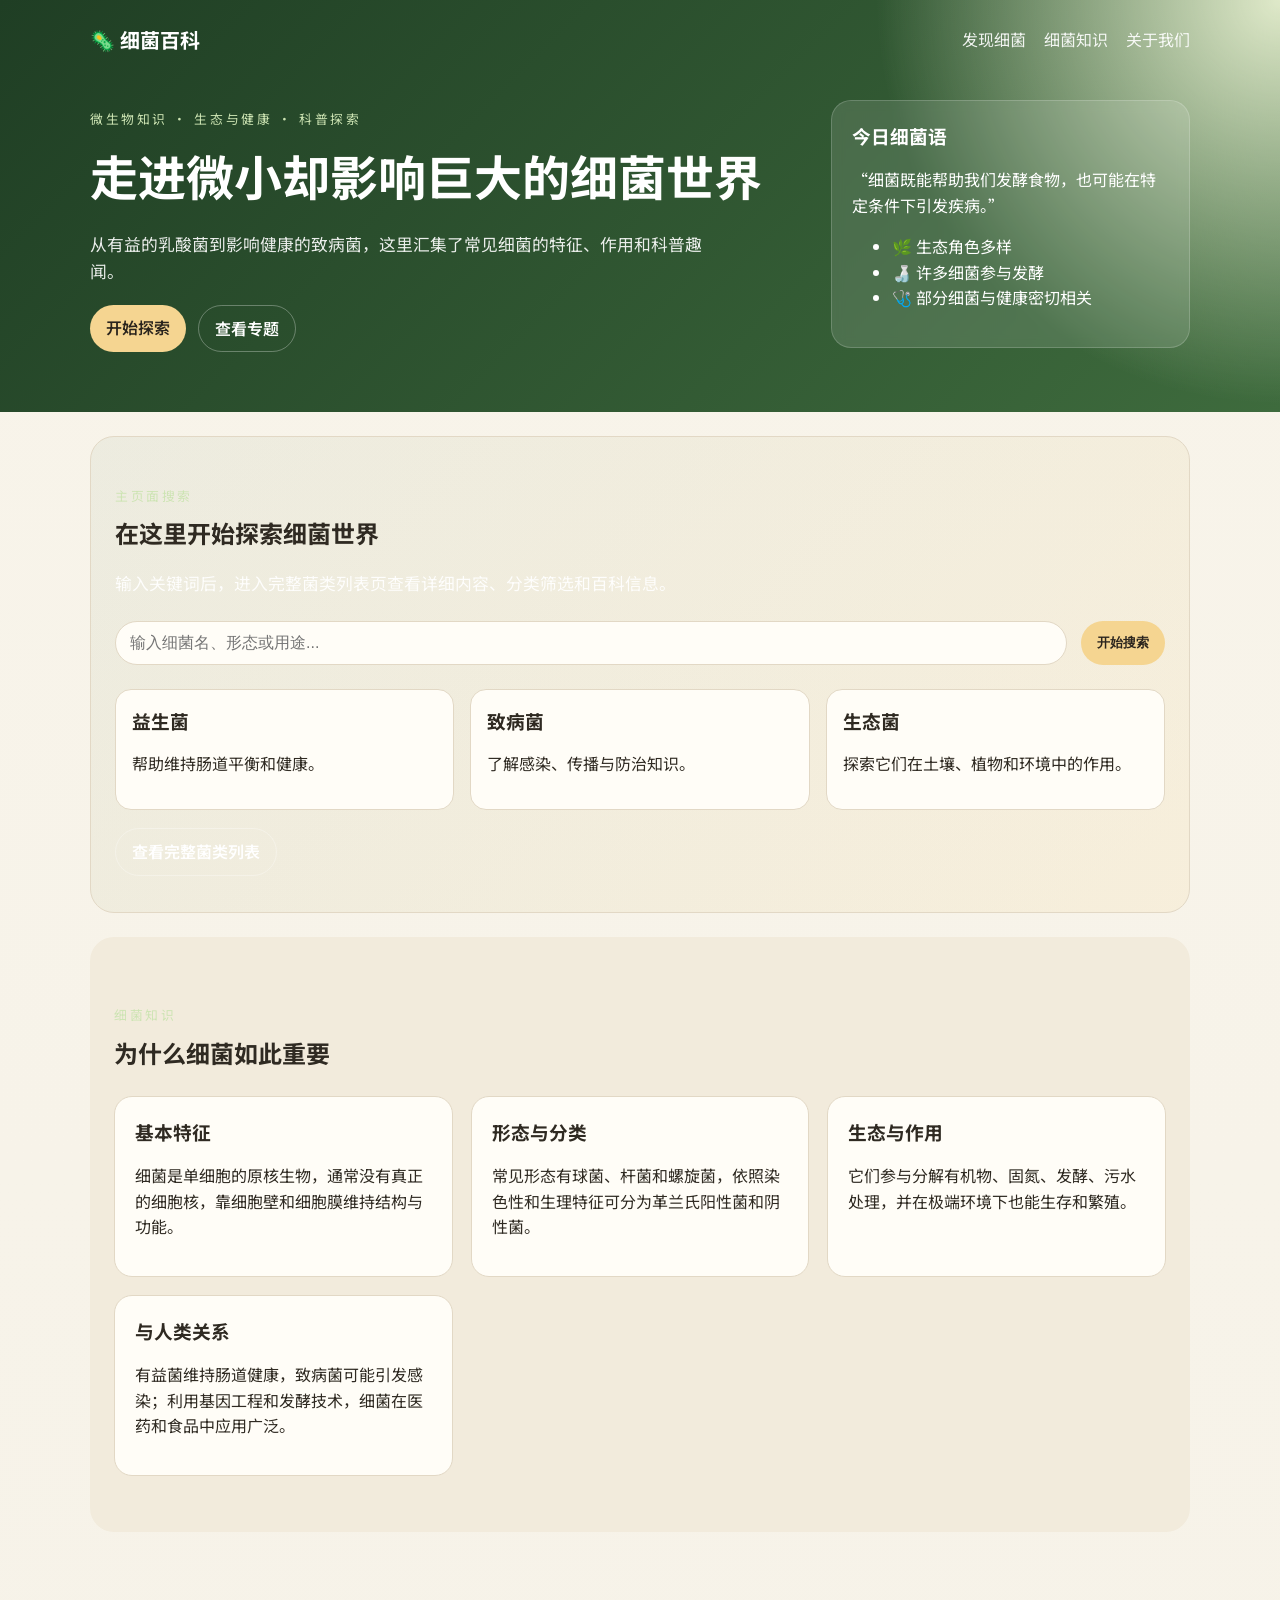
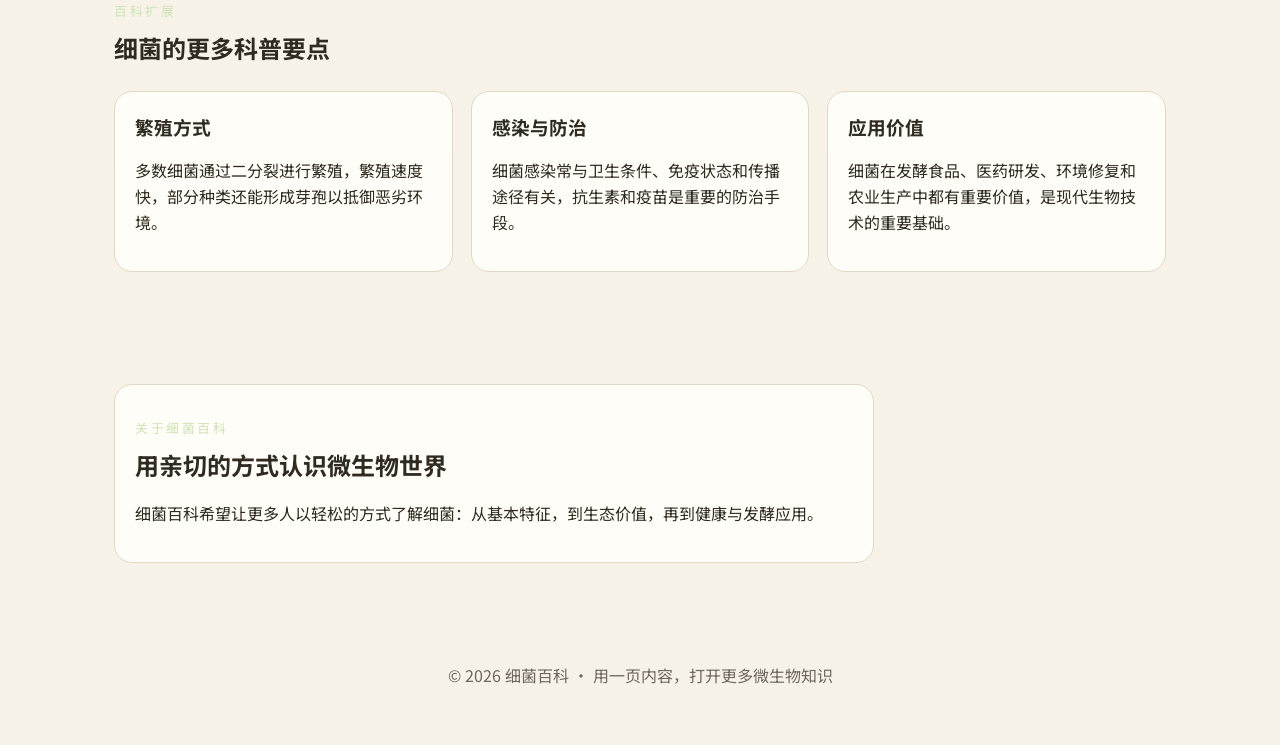
<file: index.html>
<!DOCTYPE html>
<html lang="zh-CN">
  <head>
    <meta charset="UTF-8" />
    <meta name="viewport" content="width=device-width, initial-scale=1.0" />
    <title>细菌百科 · 发现微小却强大的细菌世界</title>
    <meta name="description" content="细菌百科是一个关于细菌、微生物与健康知识的互动式网站。" />
    <link rel="preconnect" href="https://fonts.googleapis.com" />
    <link rel="preconnect" href="https://fonts.gstatic.com" crossorigin />
    <link
      href="https://fonts.googleapis.com/css2?family=Noto+Sans+SC:wght@400;500;700&display=swap"
      rel="stylesheet"
    />
    <link rel="stylesheet" href="assets/css/styles.css" />
  </head>
  <body>
    <header class="hero">
      <nav class="nav">
        <a class="brand" href="#">🦠 细菌百科</a>
        <div class="nav-links">
          <a href="#discover">发现细菌</a>
          <a href="#knowledge">细菌知识</a>
          <a href="#about">关于我们</a>
        </div>
      </nav>

      <div class="hero-content">
        <div>
          <p class="eyebrow">微生物知识 · 生态与健康 · 科普探索</p>
          <h1>走进微小却影响巨大的细菌世界</h1>
          <p class="hero-text">
            从有益的乳酸菌到影响健康的致病菌，这里汇集了常见细菌的特征、作用和科普趣闻。
          </p>
          <div class="hero-actions">
            <a class="btn btn-primary" href="#discover">开始探索</a>
            <a class="btn btn-secondary" href="#knowledge">查看专题</a>
          </div>
        </div>
        <div class="hero-card">
          <h3>今日细菌语</h3>
          <p>“细菌既能帮助我们发酵食物，也可能在特定条件下引发疾病。”</p>
          <ul>
            <li>🌿 生态角色多样</li>
            <li>🍶 许多细菌参与发酵</li>
            <li>🩺 部分细菌与健康密切相关</li>
          </ul>
        </div>
      </div>
    </header>

    <main>
      <section id="discover" class="section search-main">
        <div class="section-title">
          <p class="eyebrow">主页面搜索</p>
          <h2>在这里开始探索细菌世界</h2>
          <p class="hero-text">
            输入关键词后，进入完整菌类列表页查看详细内容、分类筛选和百科信息。
          </p>
        </div>

        <form id="searchForm" class="toolbar search-toolbar">
          <input id="searchInput" name="q" type="text" placeholder="输入细菌名、形态或用途..." />
          <button class="btn btn-primary" type="submit">开始搜索</button>
        </form>

        <div class="feature-grid">
          <article class="feature-card">
            <h3>益生菌</h3>
            <p>帮助维持肠道平衡和健康。</p>
          </article>
          <article class="feature-card">
            <h3>致病菌</h3>
            <p>了解感染、传播与防治知识。</p>
          </article>
          <article class="feature-card">
            <h3>生态菌</h3>
            <p>探索它们在土壤、植物和环境中的作用。</p>
          </article>
        </div>

        <div class="cta-row">
          <a class="btn btn-secondary" href="pages/list.html">查看完整菌类列表</a>
        </div>
      </section>

      <section id="knowledge" class="section knowledge-section">
        <div class="section-title">
          <p class="eyebrow">细菌知识</p>
          <h2>为什么细菌如此重要</h2>
        </div>
        <div class="knowledge-grid">
          <article>
            <h3>基本特征</h3>
            <p>细菌是单细胞的原核生物，通常没有真正的细胞核，靠细胞壁和细胞膜维持结构与功能。</p>
          </article>
          <article>
            <h3>形态与分类</h3>
            <p>常见形态有球菌、杆菌和螺旋菌，依照染色性和生理特征可分为革兰氏阳性菌和阴性菌。</p>
          </article>
          <article>
            <h3>生态与作用</h3>
            <p>它们参与分解有机物、固氮、发酵、污水处理，并在极端环境下也能生存和繁殖。</p>
          </article>
          <article>
            <h3>与人类关系</h3>
            <p>有益菌维持肠道健康，致病菌可能引发感染；利用基因工程和发酵技术，细菌在医药和食品中应用广泛。</p>
          </article>
        </div>
      </section>

      <section class="section">
        <div class="section-title">
          <p class="eyebrow">百科扩展</p>
          <h2>细菌的更多科普要点</h2>
        </div>
        <div class="knowledge-grid">
          <article>
            <h3>繁殖方式</h3>
            <p>多数细菌通过二分裂进行繁殖，繁殖速度快，部分种类还能形成芽孢以抵御恶劣环境。</p>
          </article>
          <article>
            <h3>感染与防治</h3>
            <p>细菌感染常与卫生条件、免疫状态和传播途径有关，抗生素和疫苗是重要的防治手段。</p>
          </article>
          <article>
            <h3>应用价值</h3>
            <p>细菌在发酵食品、医药研发、环境修复和农业生产中都有重要价值，是现代生物技术的重要基础。</p>
          </article>
        </div>
      </section>

      <section id="about" class="section about-section">
        <div class="about-card">
          <p class="eyebrow">关于细菌百科</p>
          <h2>用亲切的方式认识微生物世界</h2>
          <p>
            细菌百科希望让更多人以轻松的方式了解细菌：从基本特征，到生态价值，再到健康与发酵应用。
          </p>
        </div>
      </section>
    </main>

    <footer>
      <p>© 2026 细菌百科 · 用一页内容，打开更多微生物知识</p>
    </footer>

    <script src="assets/js/script.js"></script>
  </body>
</html>
</file>
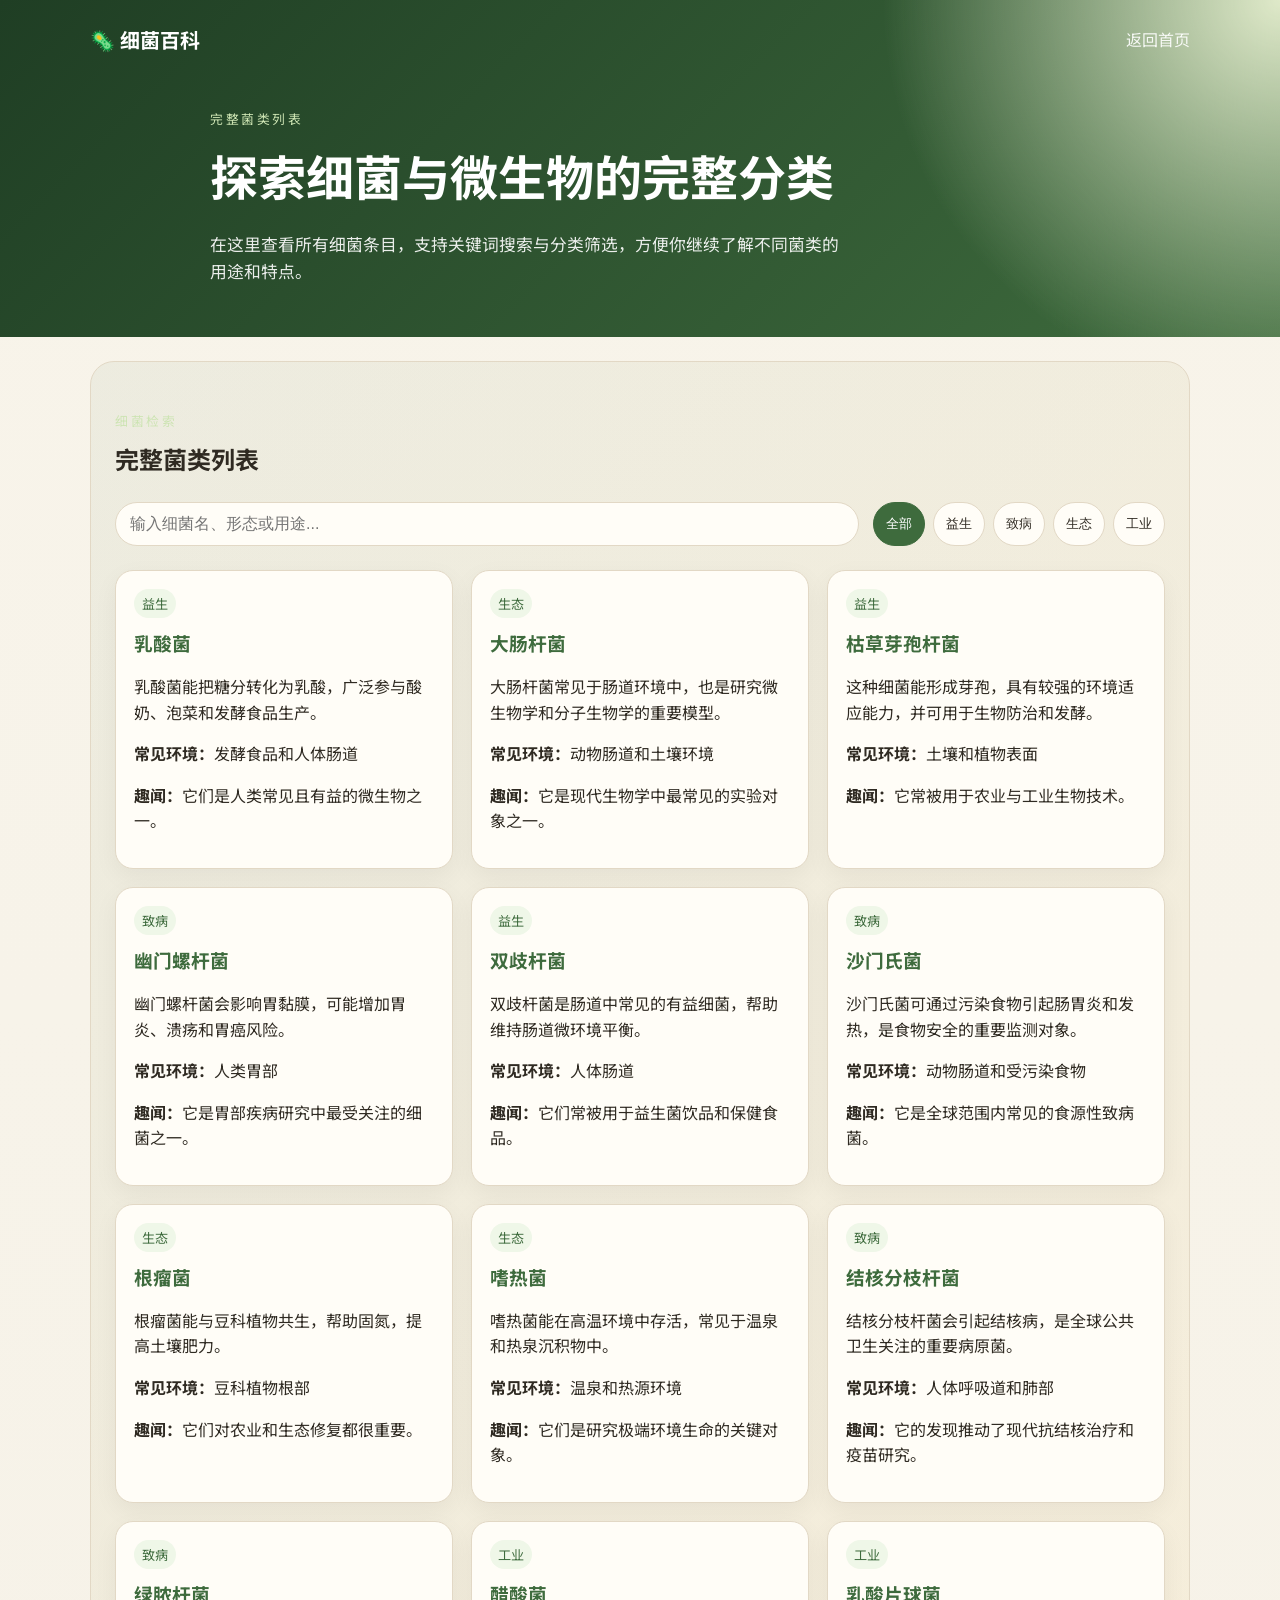
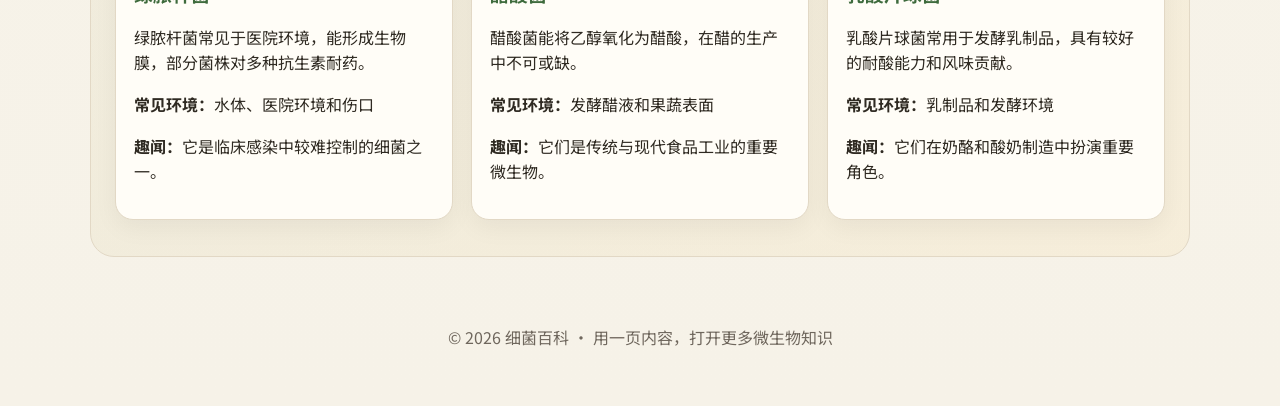
<file: list.html>
<!DOCTYPE html>
<html lang="zh-CN">
  <head>
    <meta charset="UTF-8" />
    <meta name="viewport" content="width=device-width, initial-scale=1.0" />
    <title>细菌列表 · 细菌百科</title>
    <meta name="description" content="细菌百科完整菌类列表与分类检索页面。" />
    <link rel="preconnect" href="https://fonts.googleapis.com" />
    <link rel="preconnect" href="https://fonts.gstatic.com" crossorigin />
    <link
      href="https://fonts.googleapis.com/css2?family=Noto+Sans+SC:wght@400;500;700&display=swap"
      rel="stylesheet"
    />
    <link rel="stylesheet" href="styles.css" />
  </head>
  <body>
    <header class="hero hero-small">
      <nav class="nav">
        <a class="brand" href="index.html">🦠 细菌百科</a>
        <div class="nav-links">
          <a href="index.html">返回首页</a>
        </div>
      </nav>

      <div class="hero-content hero-content-small">
        <div>
          <p class="eyebrow">完整菌类列表</p>
          <h1>探索细菌与微生物的完整分类</h1>
          <p class="hero-text">
            在这里查看所有细菌条目，支持关键词搜索与分类筛选，方便你继续了解不同菌类的用途和特点。
          </p>
        </div>
      </div>
    </header>

    <main>
      <section class="section search-main">
        <div class="section-title">
          <p class="eyebrow">细菌检索</p>
          <h2>完整菌类列表</h2>
        </div>

        <div class="toolbar">
          <input id="searchInput" type="text" placeholder="输入细菌名、形态或用途..." />
          <div id="filterButtons" class="filter-buttons">
            <button class="filter-btn active" data-filter="all">全部</button>
            <button class="filter-btn" data-filter="益生">益生</button>
            <button class="filter-btn" data-filter="致病">致病</button>
            <button class="filter-btn" data-filter="生态">生态</button>
            <button class="filter-btn" data-filter="工业">工业</button>
          </div>
        </div>

        <div id="cardGrid" class="card-grid"></div>
      </section>
    </main>

    <footer>
      <p>© 2026 细菌百科 · 用一页内容，打开更多微生物知识</p>
    </footer>

    <script src="script.js"></script>
  </body>
</html>
</file>
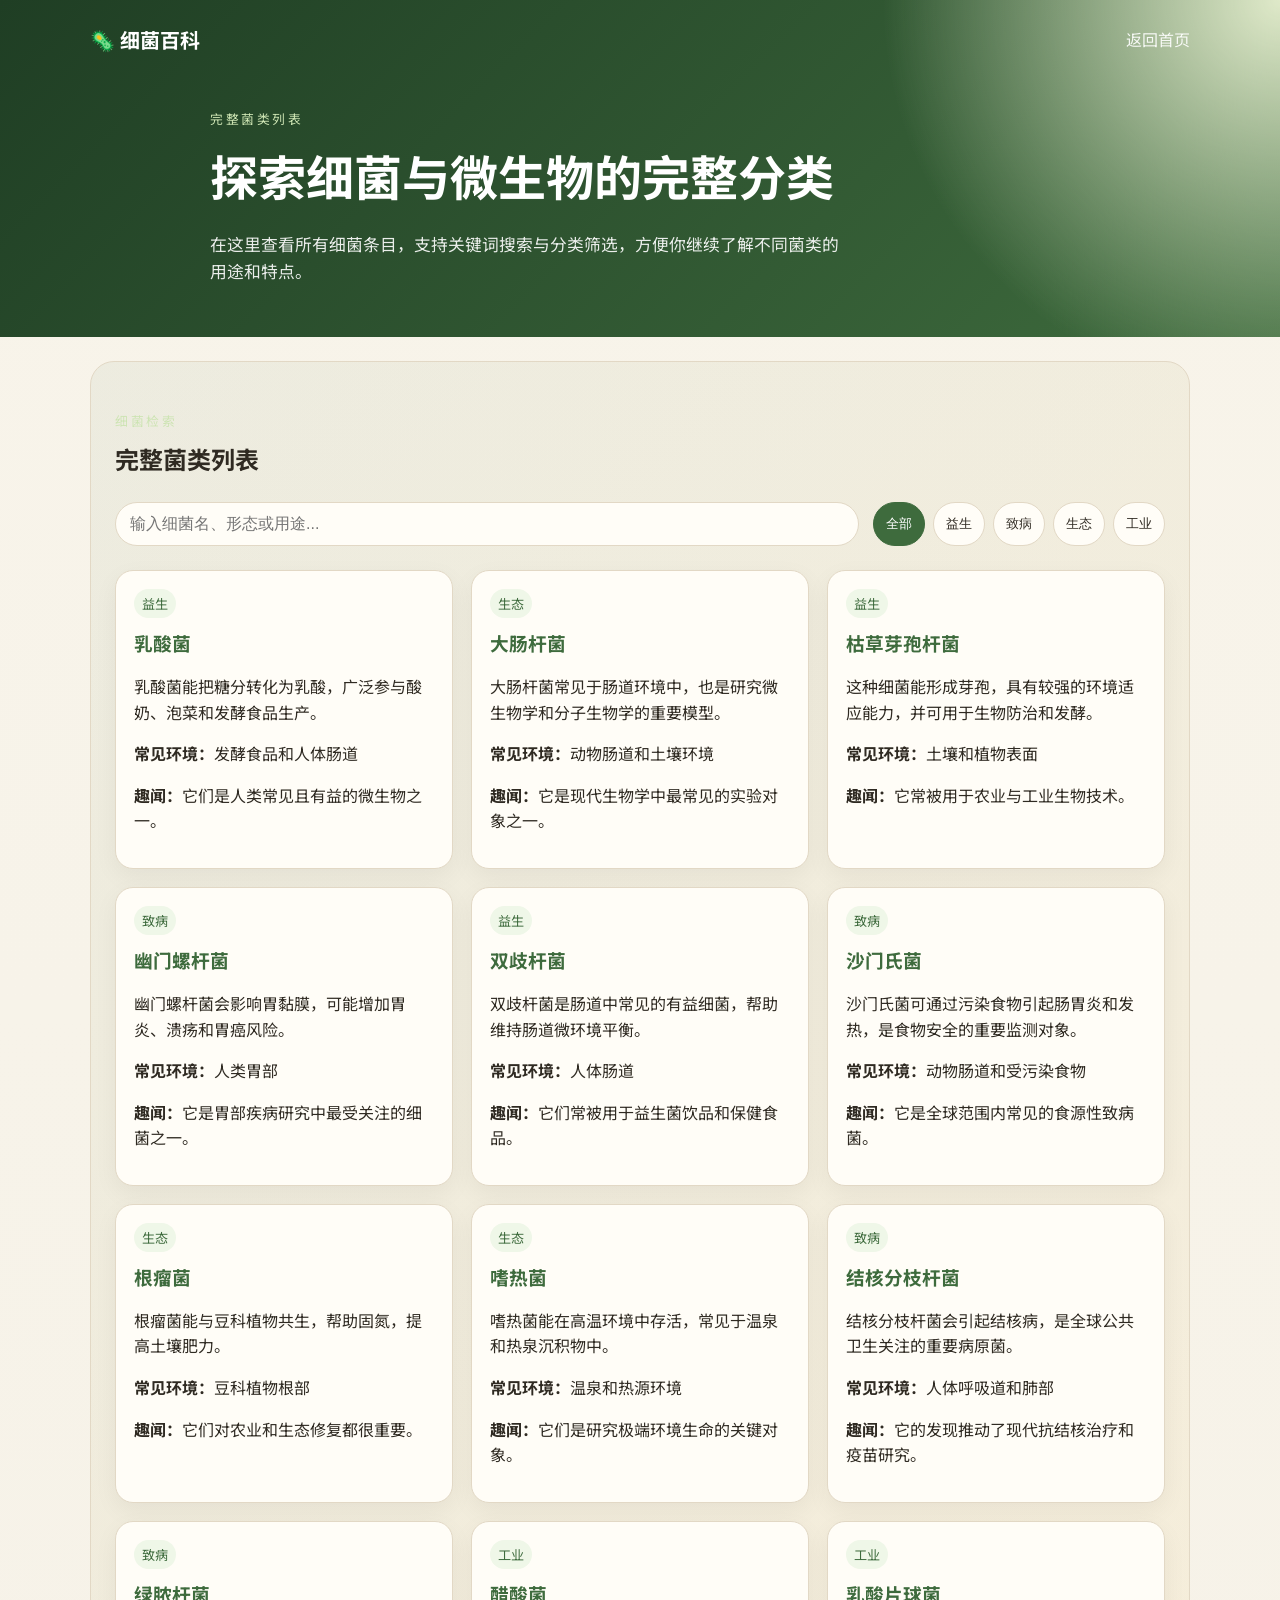
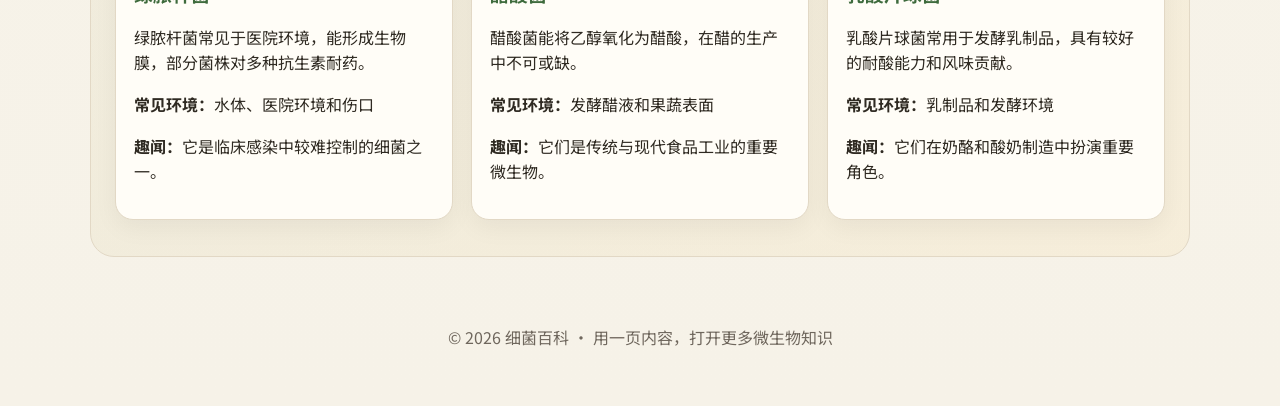
<file: pages/list.html>
<!DOCTYPE html>
<html lang="zh-CN">
  <head>
    <meta charset="UTF-8" />
    <meta name="viewport" content="width=device-width, initial-scale=1.0" />
    <title>细菌列表 · 细菌百科</title>
    <meta name="description" content="细菌百科完整菌类列表与分类检索页面。" />
    <link rel="preconnect" href="https://fonts.googleapis.com" />
    <link rel="preconnect" href="https://fonts.gstatic.com" crossorigin />
    <link
      href="https://fonts.googleapis.com/css2?family=Noto+Sans+SC:wght@400;500;700&display=swap"
      rel="stylesheet"
    />
    <link rel="stylesheet" href="../assets/css/styles.css" />
  </head>
  <body>
    <header class="hero hero-small">
      <nav class="nav">
        <a class="brand" href="../index.html">🦠 细菌百科</a>
        <div class="nav-links">
          <a href="../index.html">返回首页</a>
        </div>
      </nav>

      <div class="hero-content hero-content-small">
        <div>
          <p class="eyebrow">完整菌类列表</p>
          <h1>探索细菌与微生物的完整分类</h1>
          <p class="hero-text">
            在这里查看所有细菌条目，支持关键词搜索与分类筛选，方便你继续了解不同菌类的用途和特点。
          </p>
        </div>
      </div>
    </header>

    <main>
      <section class="section search-main">
        <div class="section-title">
          <p class="eyebrow">细菌检索</p>
          <h2>完整菌类列表</h2>
        </div>

        <div class="toolbar">
          <input id="searchInput" type="text" placeholder="输入细菌名、形态或用途..." />
          <div id="filterButtons" class="filter-buttons">
            <button class="filter-btn active" data-filter="all">全部</button>
            <button class="filter-btn" data-filter="益生">益生</button>
            <button class="filter-btn" data-filter="致病">致病</button>
            <button class="filter-btn" data-filter="生态">生态</button>
            <button class="filter-btn" data-filter="工业">工业</button>
          </div>
        </div>

        <div id="cardGrid" class="card-grid"></div>
      </section>
    </main>

    <footer>
      <p>© 2026 细菌百科 · 用一页内容，打开更多微生物知识</p>
    </footer>

    <script src="../assets/js/script.js"></script>
  </body>
</html>
</file>
<file: assets/css/styles.css>
:root {
  --bg: #f6f2e8;
  --surface: #fffdf7;
  --primary: #3e6b3d;
  --accent: #8d5a2b;
  --text: #2f2a22;
  --muted: #6f675d;
  --border: #e2d8c5;
}

* {
  box-sizing: border-box;
}

body {
  margin: 0;
  font-family: 'Noto Sans SC', sans-serif;
  background: linear-gradient(180deg, #f8f4ea 0%, var(--bg) 100%);
  color: var(--text);
  line-height: 1.6;
}

a {
  color: inherit;
  text-decoration: none;
}

.hero {
  padding: 24px 24px 60px;
  background: radial-gradient(circle at top right, #dfe9c9 0%, transparent 30%),
    linear-gradient(135deg, #1f3e24 0%, #3e6b3d 100%);
  color: white;
}

.nav {
  display: flex;
  justify-content: space-between;
  align-items: center;
  max-width: 1100px;
  margin: 0 auto 40px;
}

.brand {
  font-size: 1.25rem;
  font-weight: 700;
}

.nav-links {
  display: flex;
  gap: 18px;
  color: rgba(255, 255, 255, 0.9);
}

.hero-content {
  max-width: 1100px;
  margin: 0 auto;
  display: grid;
  grid-template-columns: 2fr 1fr;
  gap: 24px;
  align-items: center;
}

.hero-content-small {
  grid-template-columns: 1fr;
  max-width: 860px;
}

.hero-small {
  padding-bottom: 36px;
}

.eyebrow {
  text-transform: uppercase;
  letter-spacing: 0.2em;
  font-size: 0.8rem;
  color: #cde4b3;
  margin-bottom: 8px;
}

h1,
h2,
h3 {
  margin: 0 0 12px;
}

h1 {
  font-size: clamp(2rem, 4vw, 3rem);
}

.hero-text {
  max-width: 640px;
  font-size: 1.05rem;
  color: rgba(255, 255, 255, 0.9);
}

.hero-actions {
  display: flex;
  gap: 12px;
  margin-top: 20px;
}

.btn {
  padding: 10px 16px;
  border-radius: 999px;
  display: inline-block;
  font-weight: 600;
}

.btn-primary {
  background: #f5d591;
  color: #2a241d;
}

.btn-secondary {
  border: 1px solid rgba(255, 255, 255, 0.3);
  color: white;
}

.hero-card {
  background: rgba(255, 255, 255, 0.12);
  border: 1px solid rgba(255, 255, 255, 0.18);
  border-radius: 20px;
  padding: 20px;
  backdrop-filter: blur(6px);
}

.section {
  max-width: 1100px;
  margin: 0 auto;
  padding: 56px 24px;
}

.search-main {
  padding-top: 36px;
  padding-bottom: 36px;
  background: linear-gradient(135deg, rgba(62, 107, 61, 0.06), rgba(245, 213, 145, 0.16));
  border: 1px solid var(--border);
  border-radius: 24px;
  margin-top: 24px;
  margin-bottom: 24px;
}

.search-toolbar {
  margin-bottom: 20px;
}

.search-toolbar .btn {
  border: none;
  cursor: pointer;
}

.feature-grid {
  display: grid;
  grid-template-columns: repeat(3, minmax(0, 1fr));
  gap: 16px;
  margin-top: 18px;
}

.feature-card {
  background: var(--surface);
  border: 1px solid var(--border);
  border-radius: 16px;
  padding: 16px;
}

.cta-row {
  margin-top: 18px;
}

.section-title {
  margin-bottom: 24px;
}

.toolbar {
  display: flex;
  flex-wrap: wrap;
  justify-content: space-between;
  gap: 14px;
  margin-bottom: 24px;
}

#searchInput {
  flex: 1;
  min-width: 240px;
  padding: 12px 14px;
  border: 1px solid var(--border);
  border-radius: 999px;
  font-size: 1rem;
  background: var(--surface);
}

.filter-buttons {
  display: flex;
  flex-wrap: wrap;
  gap: 8px;
}

.filter-btn {
  border: 1px solid var(--border);
  background: var(--surface);
  color: var(--text);
  padding: 8px 12px;
  border-radius: 999px;
  cursor: pointer;
}

.filter-btn.active {
  background: var(--primary);
  color: white;
  border-color: var(--primary);
}

.card-grid {
  display: grid;
  grid-template-columns: repeat(3, minmax(0, 1fr));
  gap: 18px;
}

.card {
  background: var(--surface);
  border: 1px solid var(--border);
  border-radius: 18px;
  padding: 18px;
  box-shadow: 0 8px 24px rgba(0, 0, 0, 0.05);
}

.card h3 {
  color: var(--primary);
}

.badge {
  display: inline-block;
  margin-bottom: 10px;
  padding: 4px 8px;
  font-size: 0.82rem;
  border-radius: 999px;
  background: #eff7e8;
  color: var(--primary);
}

.knowledge-section {
  background: #f2ebdc;
  border-radius: 24px;
}

.knowledge-grid {
  display: grid;
  grid-template-columns: repeat(3, minmax(0, 1fr));
  gap: 18px;
}

.knowledge-grid article,
.about-card {
  background: var(--surface);
  border: 1px solid var(--border);
  border-radius: 18px;
  padding: 20px;
}

.about-card {
  max-width: 760px;
}

footer {
  text-align: center;
  padding: 28px 24px 40px;
  color: var(--muted);
}

@media (max-width: 900px) {
  .hero-content,
  .card-grid,
  .knowledge-grid,
  .feature-grid {
    grid-template-columns: 1fr;
  }
}

@media (max-width: 640px) {
  .nav {
    flex-direction: column;
    gap: 12px;
  }

  .hero {
    padding: 18px 16px 40px;
  }

  .section {
    padding: 40px 16px;
  }
}
</file>
<file: styles.css>
:root {
  --bg: #f6f2e8;
  --surface: #fffdf7;
  --primary: #3e6b3d;
  --accent: #8d5a2b;
  --text: #2f2a22;
  --muted: #6f675d;
  --border: #e2d8c5;
}

* {
  box-sizing: border-box;
}

body {
  margin: 0;
  font-family: 'Noto Sans SC', sans-serif;
  background: linear-gradient(180deg, #f8f4ea 0%, var(--bg) 100%);
  color: var(--text);
  line-height: 1.6;
}

a {
  color: inherit;
  text-decoration: none;
}

.hero {
  padding: 24px 24px 60px;
  background: radial-gradient(circle at top right, #dfe9c9 0%, transparent 30%),
    linear-gradient(135deg, #1f3e24 0%, #3e6b3d 100%);
  color: white;
}

.nav {
  display: flex;
  justify-content: space-between;
  align-items: center;
  max-width: 1100px;
  margin: 0 auto 40px;
}

.brand {
  font-size: 1.25rem;
  font-weight: 700;
}

.nav-links {
  display: flex;
  gap: 18px;
  color: rgba(255, 255, 255, 0.9);
}

.hero-content {
  max-width: 1100px;
  margin: 0 auto;
  display: grid;
  grid-template-columns: 2fr 1fr;
  gap: 24px;
  align-items: center;
}

.hero-content-small {
  grid-template-columns: 1fr;
  max-width: 860px;
}

.hero-small {
  padding-bottom: 36px;
}

.eyebrow {
  text-transform: uppercase;
  letter-spacing: 0.2em;
  font-size: 0.8rem;
  color: #cde4b3;
  margin-bottom: 8px;
}

h1,
h2,
h3 {
  margin: 0 0 12px;
}

h1 {
  font-size: clamp(2rem, 4vw, 3rem);
}

.hero-text {
  max-width: 640px;
  font-size: 1.05rem;
  color: rgba(255, 255, 255, 0.9);
}

.hero-actions {
  display: flex;
  gap: 12px;
  margin-top: 20px;
}

.btn {
  padding: 10px 16px;
  border-radius: 999px;
  display: inline-block;
  font-weight: 600;
}

.btn-primary {
  background: #f5d591;
  color: #2a241d;
}

.btn-secondary {
  border: 1px solid rgba(255, 255, 255, 0.3);
  color: white;
}

.hero-card {
  background: rgba(255, 255, 255, 0.12);
  border: 1px solid rgba(255, 255, 255, 0.18);
  border-radius: 20px;
  padding: 20px;
  backdrop-filter: blur(6px);
}

.section {
  max-width: 1100px;
  margin: 0 auto;
  padding: 56px 24px;
}

.search-main {
  padding-top: 36px;
  padding-bottom: 36px;
  background: linear-gradient(135deg, rgba(62, 107, 61, 0.06), rgba(245, 213, 145, 0.16));
  border: 1px solid var(--border);
  border-radius: 24px;
  margin-top: 24px;
  margin-bottom: 24px;
}

.search-toolbar {
  margin-bottom: 20px;
}

.search-toolbar .btn {
  border: none;
  cursor: pointer;
}

.feature-grid {
  display: grid;
  grid-template-columns: repeat(3, minmax(0, 1fr));
  gap: 16px;
  margin-top: 18px;
}

.feature-card {
  background: var(--surface);
  border: 1px solid var(--border);
  border-radius: 16px;
  padding: 16px;
}

.cta-row {
  margin-top: 18px;
}

.section-title {
  margin-bottom: 24px;
}

.toolbar {
  display: flex;
  flex-wrap: wrap;
  justify-content: space-between;
  gap: 14px;
  margin-bottom: 24px;
}

#searchInput {
  flex: 1;
  min-width: 240px;
  padding: 12px 14px;
  border: 1px solid var(--border);
  border-radius: 999px;
  font-size: 1rem;
  background: var(--surface);
}

.filter-buttons {
  display: flex;
  flex-wrap: wrap;
  gap: 8px;
}

.filter-btn {
  border: 1px solid var(--border);
  background: var(--surface);
  color: var(--text);
  padding: 8px 12px;
  border-radius: 999px;
  cursor: pointer;
}

.filter-btn.active {
  background: var(--primary);
  color: white;
  border-color: var(--primary);
}

.card-grid {
  display: grid;
  grid-template-columns: repeat(3, minmax(0, 1fr));
  gap: 18px;
}

.card {
  background: var(--surface);
  border: 1px solid var(--border);
  border-radius: 18px;
  padding: 18px;
  box-shadow: 0 8px 24px rgba(0, 0, 0, 0.05);
}

.card h3 {
  color: var(--primary);
}

.badge {
  display: inline-block;
  margin-bottom: 10px;
  padding: 4px 8px;
  font-size: 0.82rem;
  border-radius: 999px;
  background: #eff7e8;
  color: var(--primary);
}

.knowledge-section {
  background: #f2ebdc;
  border-radius: 24px;
}

.knowledge-grid {
  display: grid;
  grid-template-columns: repeat(3, minmax(0, 1fr));
  gap: 18px;
}

.knowledge-grid article,
.about-card {
  background: var(--surface);
  border: 1px solid var(--border);
  border-radius: 18px;
  padding: 20px;
}

.about-card {
  max-width: 760px;
}

footer {
  text-align: center;
  padding: 28px 24px 40px;
  color: var(--muted);
}

@media (max-width: 900px) {
  .hero-content,
  .card-grid,
  .knowledge-grid,
  .feature-grid {
    grid-template-columns: 1fr;
  }
}

@media (max-width: 640px) {
  .nav {
    flex-direction: column;
    gap: 12px;
  }

  .hero {
    padding: 18px 16px 40px;
  }

  .section {
    padding: 40px 16px;
  }
}
</file>
